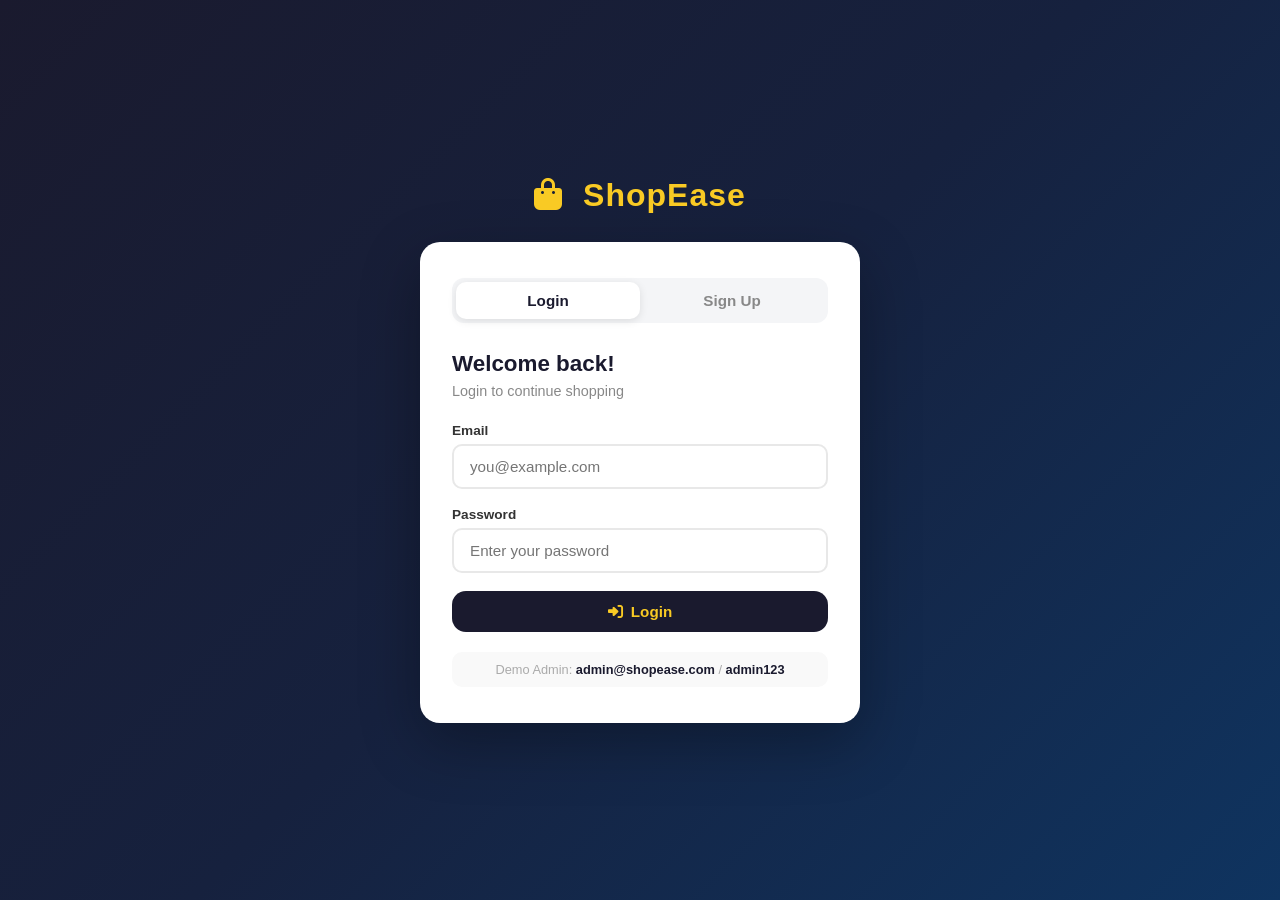
<file: index.html>
<!DOCTYPE html>
<html lang="en">
<head>
  <meta charset="UTF-8"/>
  <meta name="viewport" content="width=device-width, initial-scale=1.0"/>
  <title>ShopEase — Login</title>
  <link rel="stylesheet" href="shared.css"/>
  <link rel="stylesheet" href="https://cdnjs.cloudflare.com/ajax/libs/font-awesome/6.4.0/css/all.min.css"/>
  <style>
    body {
      background: linear-gradient(135deg, #1a1a2e, #16213e, #0f3460);
      display: flex;
      align-items: center;
      justify-content: center;
      min-height: 100vh;
      padding: 20px;
    }

    .auth-container {
      width: 100%;
      max-width: 440px;
    }

    .auth-logo {
      text-align: center;
      margin-bottom: 28px;
      color: #f9ca24;
      font-size: 2rem;
      font-weight: 800;
      letter-spacing: 1px;
    }

    .auth-logo i { margin-right: 10px; }

    .auth-card {
      background: white;
      border-radius: 20px;
      padding: 36px 32px;
      box-shadow: 0 20px 60px rgba(0,0,0,0.3);
    }

    .auth-tabs {
      display: flex;
      background: #f4f5f7;
      border-radius: 12px;
      padding: 4px;
      margin-bottom: 28px;
    }

    .auth-tab {
      flex: 1;
      padding: 10px;
      border: none;
      border-radius: 10px;
      background: none;
      font-size: 0.95rem;
      font-weight: 600;
      cursor: pointer;
      color: #888;
      transition: all 0.2s;
    }

    .auth-tab.active {
      background: white;
      color: #1a1a2e;
      box-shadow: 0 2px 8px rgba(0,0,0,0.1);
    }

    .auth-form { display: none; }
    .auth-form.active { display: block; }

    .auth-form h2 {
      font-size: 1.4rem;
      margin-bottom: 6px;
      color: #1a1a2e;
    }

    .auth-form p {
      color: #888;
      font-size: 0.9rem;
      margin-bottom: 24px;
    }

    .error-msg {
      background: #f8d7da;
      color: #721c24;
      padding: 10px 14px;
      border-radius: 10px;
      font-size: 0.85rem;
      margin-bottom: 16px;
      display: none;
    }

    .demo-hint {
      text-align: center;
      margin-top: 20px;
      font-size: 0.8rem;
      color: #aaa;
      background: #f9f9f9;
      padding: 10px;
      border-radius: 10px;
    }

    .demo-hint strong { color: #1a1a2e; }
  </style>
</head>
<body>
  <div class="auth-container">
    <div class="auth-logo">
      <i class="fa-solid fa-bag-shopping"></i> ShopEase
    </div>

    <div class="auth-card">
      <!-- Tabs -->
      <div class="auth-tabs">
        <button class="auth-tab active" onclick="switchTab('login')">Login</button>
        <button class="auth-tab" onclick="switchTab('signup')">Sign Up</button>
      </div>

      <!-- Login Form -->
      <div class="auth-form active" id="loginForm">
        <h2>Welcome back!</h2>
        <p>Login to continue shopping</p>
        <div class="error-msg" id="loginError"></div>
        <div class="form-group">
          <label>Email</label>
          <input type="email" id="loginEmail" placeholder="you@example.com"/>
        </div>
        <div class="form-group">
          <label>Password</label>
          <input type="password" id="loginPassword" placeholder="Enter your password"/>
        </div>
        <button class="btn btn-primary btn-full" onclick="handleLogin()">
          <i class="fa-solid fa-right-to-bracket"></i> Login
        </button>
        <div class="demo-hint">
          Demo Admin: <strong>admin@shopease.com</strong> / <strong>admin123</strong>
        </div>
      </div>

      <!-- Signup Form -->
      <div class="auth-form" id="signupForm">
        <h2>Create account</h2>
        <p>Join ShopEase and start shopping</p>
        <div class="error-msg" id="signupError"></div>
        <div class="form-group">
          <label>Full Name</label>
          <input type="text" id="signupName" placeholder="Your full name"/>
        </div>
        <div class="form-group">
          <label>Email</label>
          <input type="email" id="signupEmail" placeholder="you@example.com"/>
        </div>
        <div class="form-group">
          <label>Password</label>
          <input type="password" id="signupPassword" placeholder="Min 6 characters"/>
        </div>
        <button class="btn btn-accent btn-full" onclick="handleSignup()">
          <i class="fa-solid fa-user-plus"></i> Create Account
        </button>
      </div>
    </div>
  </div>

  <script src="app.js"></script>
  <script>
    // Redirect if already logged in
    requireGuest();

    function switchTab(tab) {
      document.querySelectorAll(".auth-tab").forEach((t, i) => {
        t.classList.toggle("active", (i === 0 && tab === "login") || (i === 1 && tab === "signup"));
      });
      document.getElementById("loginForm").classList.toggle("active", tab === "login");
      document.getElementById("signupForm").classList.toggle("active", tab === "signup");
    }

    function handleLogin() {
      const email    = document.getElementById("loginEmail").value.trim();
      const password = document.getElementById("loginPassword").value;
      const errEl    = document.getElementById("loginError");

      if (!email || !password) {
        return showError(errEl, "Please fill in all fields.");
      }

      const users = getUsers();
      const user  = users.find(u => u.email === email && u.password === password);

      if (!user) {
        return showError(errEl, "Invalid email or password.");
      }

      setCurrentUser(user);
      window.location.href = user.isAdmin ? "admin.html" : "shop.html";
    }

    function handleSignup() {
      const name     = document.getElementById("signupName").value.trim();
      const email    = document.getElementById("signupEmail").value.trim();
      const password = document.getElementById("signupPassword").value;
      const errEl    = document.getElementById("signupError");

      if (!name || !email || !password) return showError(errEl, "Please fill in all fields.");
      if (password.length < 6) return showError(errEl, "Password must be at least 6 characters.");

      const users = getUsers();
      if (users.find(u => u.email === email)) return showError(errEl, "Email already registered.");

      const newUser = { name, email, password, isAdmin: false };
      users.push(newUser);
      saveUsers(users);
      setCurrentUser(newUser);
      window.location.href = "shop.html";
    }

    function showError(el, msg) {
      el.textContent = msg;
      el.style.display = "block";
      setTimeout(() => el.style.display = "none", 3000);
    }

    // Allow Enter key to submit
    document.addEventListener("keydown", e => {
      if (e.key === "Enter") {
        const activeForm = document.querySelector(".auth-form.active").id;
        activeForm === "loginForm" ? handleLogin() : handleSignup();
      }
    });
  </script>
</body>
</html>
</file>
<file: shared.css>
/* =============================================
   shared.css — Common styles across all pages
   ============================================= */

* { margin: 0; padding: 0; box-sizing: border-box; }

:root {
  --dark:    #1a1a2e;
  --accent:  #f9ca24;
  --red:     #e74c3c;
  --green:   #27ae60;
  --gray:    #f4f5f7;
  --text:    #333;
  --muted:   #888;
  --white:   #ffffff;
  --shadow:  0 2px 12px rgba(0,0,0,0.08);
  --radius:  14px;
}

body {
  font-family: 'Segoe UI', sans-serif;
  background: var(--gray);
  color: var(--text);
  min-height: 100vh;
}

a { text-decoration: none; color: inherit; }

/* ---- NAVBAR ---- */
.navbar {
  background: var(--dark);
  color: var(--white);
  padding: 14px 32px;
  display: flex;
  align-items: center;
  justify-content: space-between;
  position: sticky;
  top: 0;
  z-index: 100;
  box-shadow: 0 2px 16px rgba(0,0,0,0.3);
}

.nav-logo {
  font-size: 1.4rem;
  font-weight: 800;
  color: var(--accent);
  letter-spacing: 1px;
}

.nav-logo i { margin-right: 8px; }

.nav-links {
  display: flex;
  align-items: center;
  gap: 8px;
}

.nav-links a, .nav-links button {
  padding: 8px 14px;
  border-radius: 10px;
  font-size: 0.9rem;
  color: rgba(255,255,255,0.8);
  background: none;
  border: none;
  cursor: pointer;
  transition: all 0.2s;
  display: flex;
  align-items: center;
  gap: 6px;
}

.nav-links a:hover, .nav-links button:hover {
  background: rgba(255,255,255,0.1);
  color: var(--white);
}

.nav-links a.active { color: var(--accent); }

.nav-cart {
  position: relative;
}

#cartBadge {
  position: absolute;
  top: -6px; right: -6px;
  background: var(--red);
  color: white;
  border-radius: 50%;
  width: 18px; height: 18px;
  font-size: 0.65rem;
  display: flex;
  align-items: center;
  justify-content: center;
  font-weight: bold;
}

.nav-user {
  display: flex;
  align-items: center;
  gap: 8px;
  color: rgba(255,255,255,0.7);
  font-size: 0.85rem;
}

.nav-user span { color: var(--accent); font-weight: 600; }

/* ---- BUTTONS ---- */
.btn {
  padding: 12px 24px;
  border-radius: var(--radius);
  border: none;
  font-size: 0.95rem;
  font-weight: 600;
  cursor: pointer;
  transition: all 0.2s;
  display: inline-flex;
  align-items: center;
  gap: 8px;
}

.btn-primary { background: var(--dark); color: var(--accent); }
.btn-primary:hover { background: #0f3460; transform: translateY(-1px); }

.btn-accent { background: var(--accent); color: var(--dark); }
.btn-accent:hover { background: #f0b90b; transform: translateY(-1px); }

.btn-danger { background: var(--red); color: white; }
.btn-danger:hover { background: #c0392b; }

.btn-outline {
  background: none;
  border: 2px solid var(--dark);
  color: var(--dark);
}
.btn-outline:hover { background: var(--dark); color: white; }

.btn-sm { padding: 8px 16px; font-size: 0.85rem; }
.btn-full { width: 100%; justify-content: center; }

/* ---- CARDS ---- */
.card {
  background: var(--white);
  border-radius: var(--radius);
  box-shadow: var(--shadow);
  overflow: hidden;
}

/* ---- FORM ELEMENTS ---- */
.form-group { margin-bottom: 18px; }

.form-group label {
  display: block;
  font-size: 0.85rem;
  font-weight: 600;
  color: var(--text);
  margin-bottom: 6px;
}

.form-group input, .form-group select, .form-group textarea {
  width: 100%;
  padding: 12px 16px;
  border: 2px solid #e8e8e8;
  border-radius: 10px;
  font-size: 0.95rem;
  outline: none;
  transition: border-color 0.2s;
  font-family: inherit;
}

.form-group input:focus, .form-group select:focus {
  border-color: var(--dark);
}

/* ---- TOAST NOTIFICATION ---- */
.toast {
  position: fixed;
  bottom: 24px;
  right: 24px;
  background: var(--dark);
  color: white;
  padding: 14px 20px;
  border-radius: 12px;
  font-size: 0.9rem;
  z-index: 9999;
  display: flex;
  align-items: center;
  gap: 10px;
  box-shadow: 0 4px 20px rgba(0,0,0,0.3);
  animation: slideUp 0.3s ease;
  max-width: 320px;
}

.toast.success { border-left: 4px solid var(--green); }
.toast.error   { border-left: 4px solid var(--red); }

@keyframes slideUp {
  from { opacity: 0; transform: translateY(20px); }
  to   { opacity: 1; transform: translateY(0); }
}

/* ---- PAGE HEADER ---- */
.page-header {
  background: var(--dark);
  color: white;
  padding: 32px;
  margin-bottom: 28px;
}

.page-header h1 { font-size: 1.8rem; }
.page-header p  { color: rgba(255,255,255,0.6); margin-top: 4px; }

/* ---- EMPTY STATE ---- */
.empty-state {
  text-align: center;
  padding: 60px 20px;
  color: var(--muted);
}

.empty-state i { font-size: 3.5rem; display: block; margin-bottom: 16px; opacity: 0.4; }
.empty-state h3 { font-size: 1.2rem; margin-bottom: 8px; color: var(--text); }
.empty-state p  { font-size: 0.95rem; margin-bottom: 20px; }

/* ---- BADGE ---- */
.badge {
  display: inline-block;
  padding: 3px 10px;
  border-radius: 20px;
  font-size: 0.75rem;
  font-weight: 600;
}

.badge-green  { background: #d4edda; color: #155724; }
.badge-yellow { background: #fff3cd; color: #856404; }
.badge-red    { background: #f8d7da; color: #721c24; }
.badge-blue   { background: #cce5ff; color: #004085; }

/* ---- RESPONSIVE ---- */
@media (max-width: 768px) {
  .navbar { padding: 12px 16px; }
  .nav-links a span { display: none; }
}
</file>
